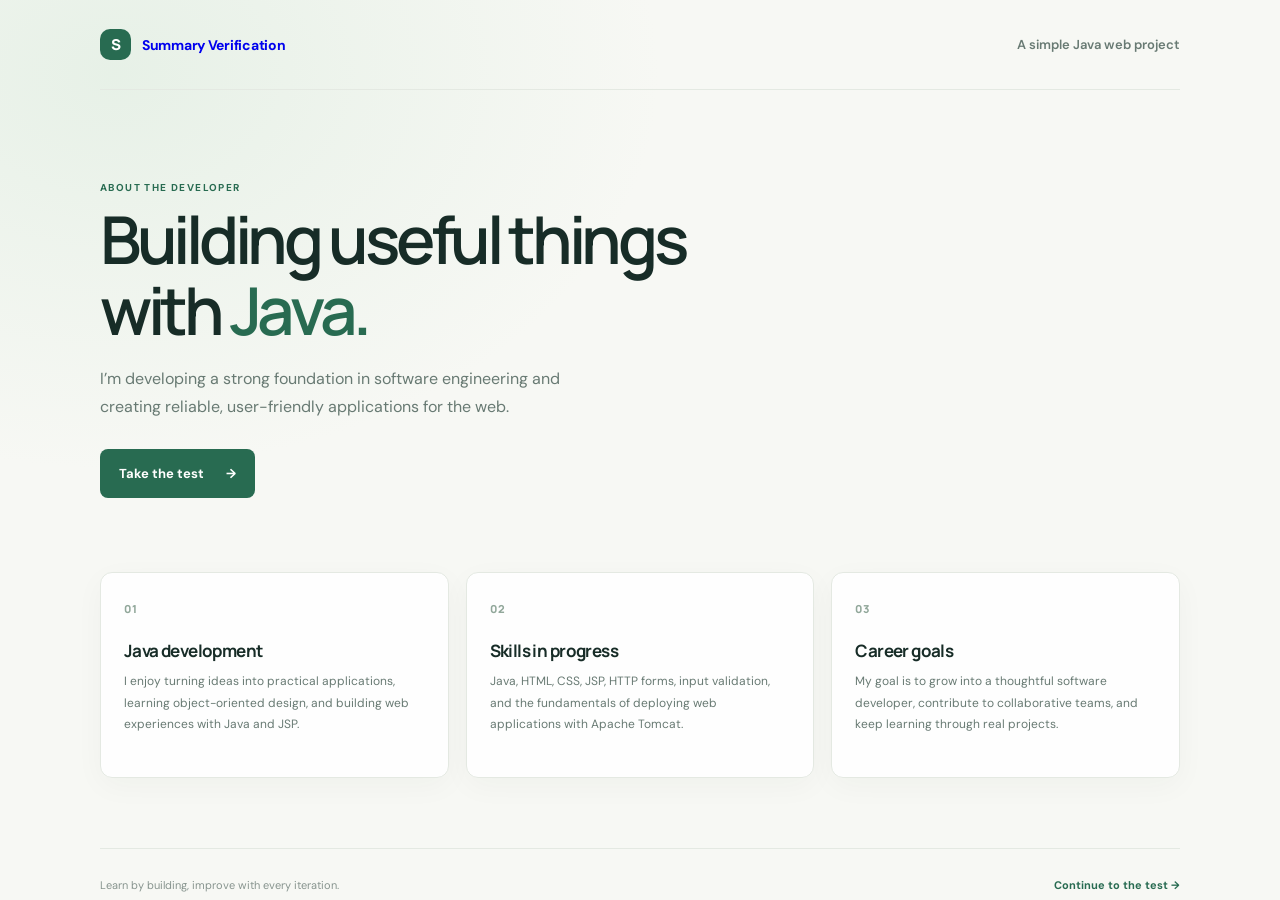
<file: src/main/webapp/index.html>
<!DOCTYPE html>
<html lang="en">
<head>
    <meta charset="UTF-8">
    <meta name="viewport" content="width=device-width, initial-scale=1">
    <meta http-equiv="refresh" content="0; url=About.html">
   
</head>
<body>
    <p><a href="About.html">Open Summary Verification</a></p>
</body>
</html>
</file>
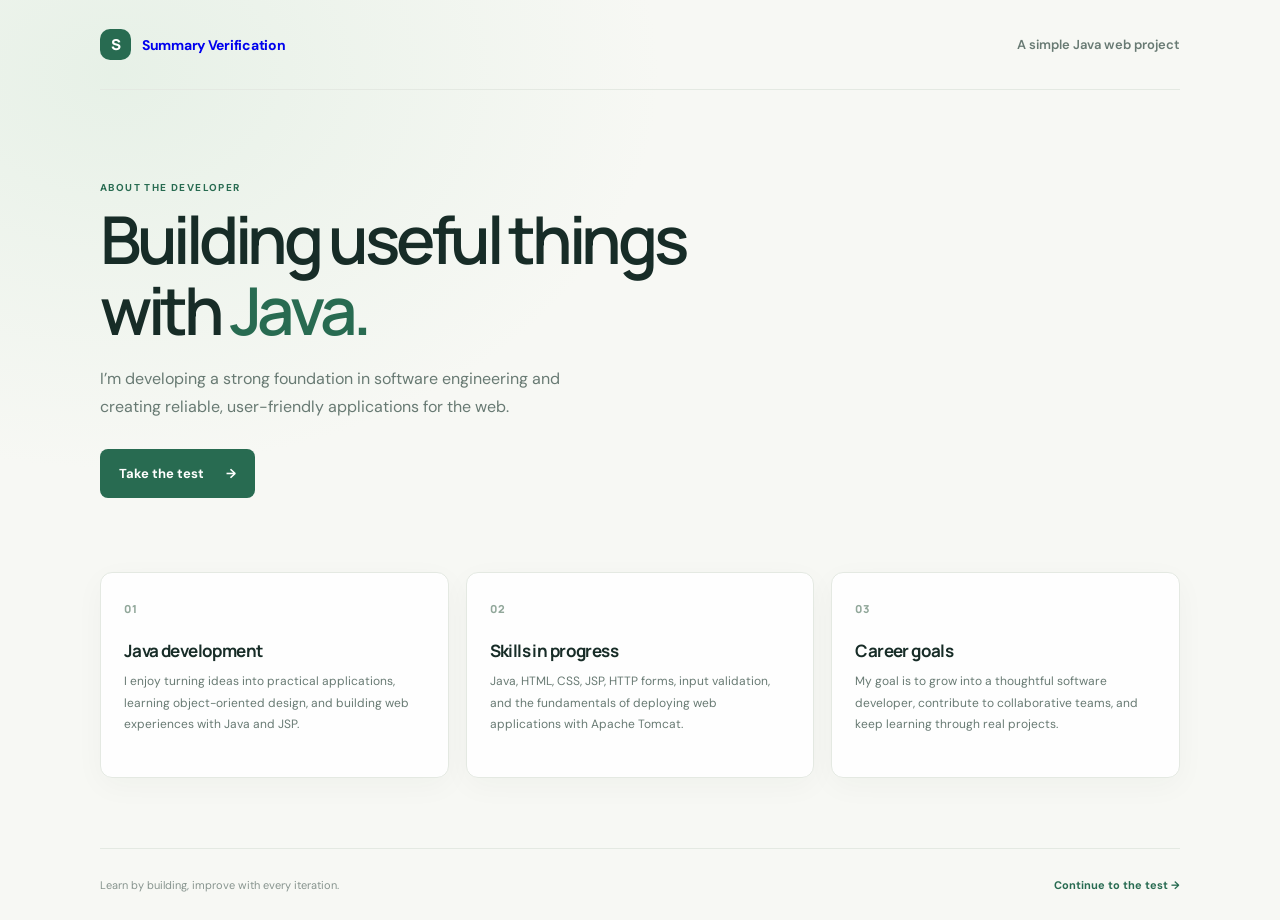
<file: src/main/webapp/About.html>
<!DOCTYPE html>
<html lang="en">
<head>
    <meta charset="UTF-8">
    <meta name="viewport" content="width=device-width, initial-scale=1">
    <meta name="description" content="Learn about a Java developer's skills and career goals, then verify a submitted summary.">
    <title>About | Summary Verification</title>
    <link rel="stylesheet" href="assets\styles.css">
</head>
<body>
    <main class="page-shell">
        <nav class="topbar" aria-label="Main navigation">
            <a class="brand" href="About.html"><span class="brand-mark">S</span> Summary Verification</a>
            <span class="topbar-note">A simple Java web project</span>
        </nav>

        <section class="hero">
            <p class="eyebrow">ABOUT THE DEVELOPER</p>
            <h1>Building useful things<br>with <span>Java.</span></h1>
            <p class="hero-copy">I’m developing a strong foundation in software engineering and creating reliable, user-friendly applications for the web.</p>
            <a class="button button-primary" href="Test.html">Take the test <span aria-hidden="true">→</span></a>
        </section>

        <section class="info-grid" aria-label="Developer profile">
            <article class="info-card">
                <span class="card-icon" aria-hidden="true">01</span>
                <h2>Java development</h2>
                <p>I enjoy turning ideas into practical applications, learning object-oriented design, and building web experiences with Java and JSP.</p>
            </article>
            <article class="info-card">
                <span class="card-icon" aria-hidden="true">02</span>
                <h2>Skills in progress</h2>
                <p>Java, HTML, CSS, JSP, HTTP forms, input validation, and the fundamentals of deploying web applications with Apache Tomcat.</p>
            </article>
            <article class="info-card">
                <span class="card-icon" aria-hidden="true">03</span>
                <h2>Career goals</h2>
                <p>My goal is to grow into a thoughtful software developer, contribute to collaborative teams, and keep learning through real projects.</p>
            </article>
        </section>

        <footer class="site-footer">
            <span>Learn by building, improve with every iteration.</span>
            <a href="Test.html">Continue to the test <span aria-hidden="true">→</span></a>
        </footer>
    </main>
</body>
</html>
</file>
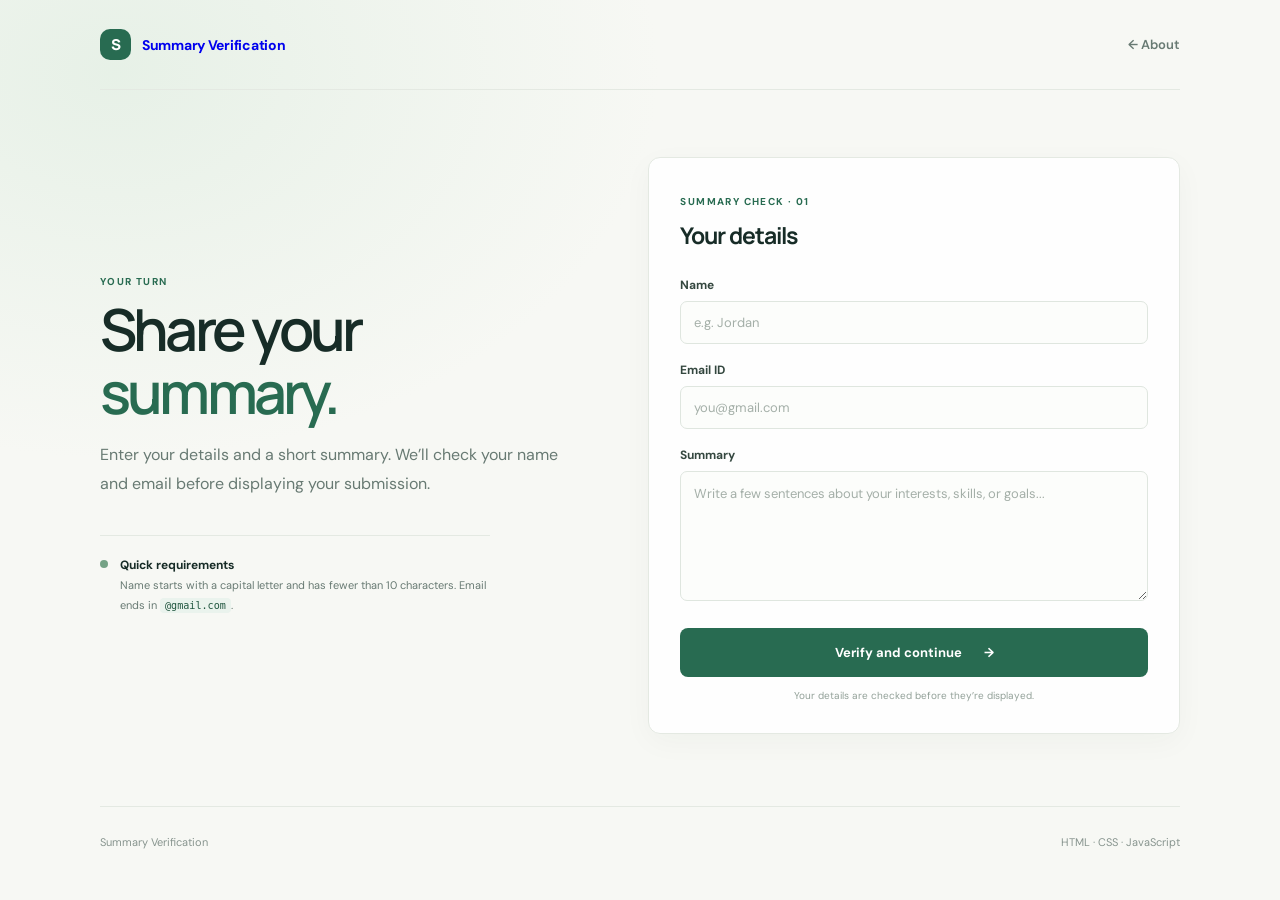
<file: src/main/webapp/Display.html>
<!DOCTYPE html>
<html lang="en">
<head>
    <meta charset="UTF-8">
    <meta name="viewport" content="width=device-width, initial-scale=1">
    <title>Verified Summary | Summary Verification</title>
    <link rel="stylesheet" href="assets\styles.css">
</head>
<body>
    <main class="page-shell">
        <nav class="topbar" aria-label="Main navigation">
            <a class="brand" href="About.html"><span class="brand-mark">S</span> Summary Verification</a>
            <span class="verified-badge"><span aria-hidden="true">✓</span> Verified</span>
        </nav>

        <section class="result-layout">
            <div class="result-heading">
                <p class="eyebrow">SUBMISSION COMPLETE</p>
                <h1>Thanks, <span id="verified-name"></span>.</h1>
                <p class="hero-copy">Your details passed verification. Here’s the summary you submitted.</p>
            </div>

            <article class="result-card">
                <div class="result-meta">
                    <div>
                        <span class="field-caption">NAME</span>
                        <p id="verified-name-card"></p>
                    </div>
                    <div>
                        <span class="field-caption">EMAIL ID</span>
                        <p id="verified-email"></p>
                    </div>
                </div>
                <div class="summary-block">
                    <span class="field-caption">YOUR SUMMARY</span>
                    <p class="submitted-summary" id="verified-summary"></p>
                </div>
            </article>

            <a class="text-link result-link" href="About.html">← Back to about</a>
        </section>
        <footer class="site-footer">
            <span>Summary Verification</span>
            <span>HTML · CSS · JavaScript</span>
        </footer>
    </main>
    <script>
        let submission;
        try {
            submission = sessionStorage.getItem("verifiedSubmission");
            sessionStorage.removeItem("verifiedSubmission");
        } catch (error) {
            window.location.replace("Test.html");
        }

        if (!submission) {
            window.location.replace("Test.html");
        } else {
            try {
                const details = JSON.parse(submission);
                if (!details.name || !details.email || !details.summary) {
                    throw new Error("Submission details are incomplete.");
                }

                document.getElementById("verified-name").textContent = details.name;
                document.getElementById("verified-name-card").textContent = details.name;
                document.getElementById("verified-email").textContent = details.email;
                document.getElementById("verified-summary").textContent = details.summary;
            } catch (error) {
                window.location.replace("Test.html");
            }
        }
    </script>
</body>
</html>
</file>
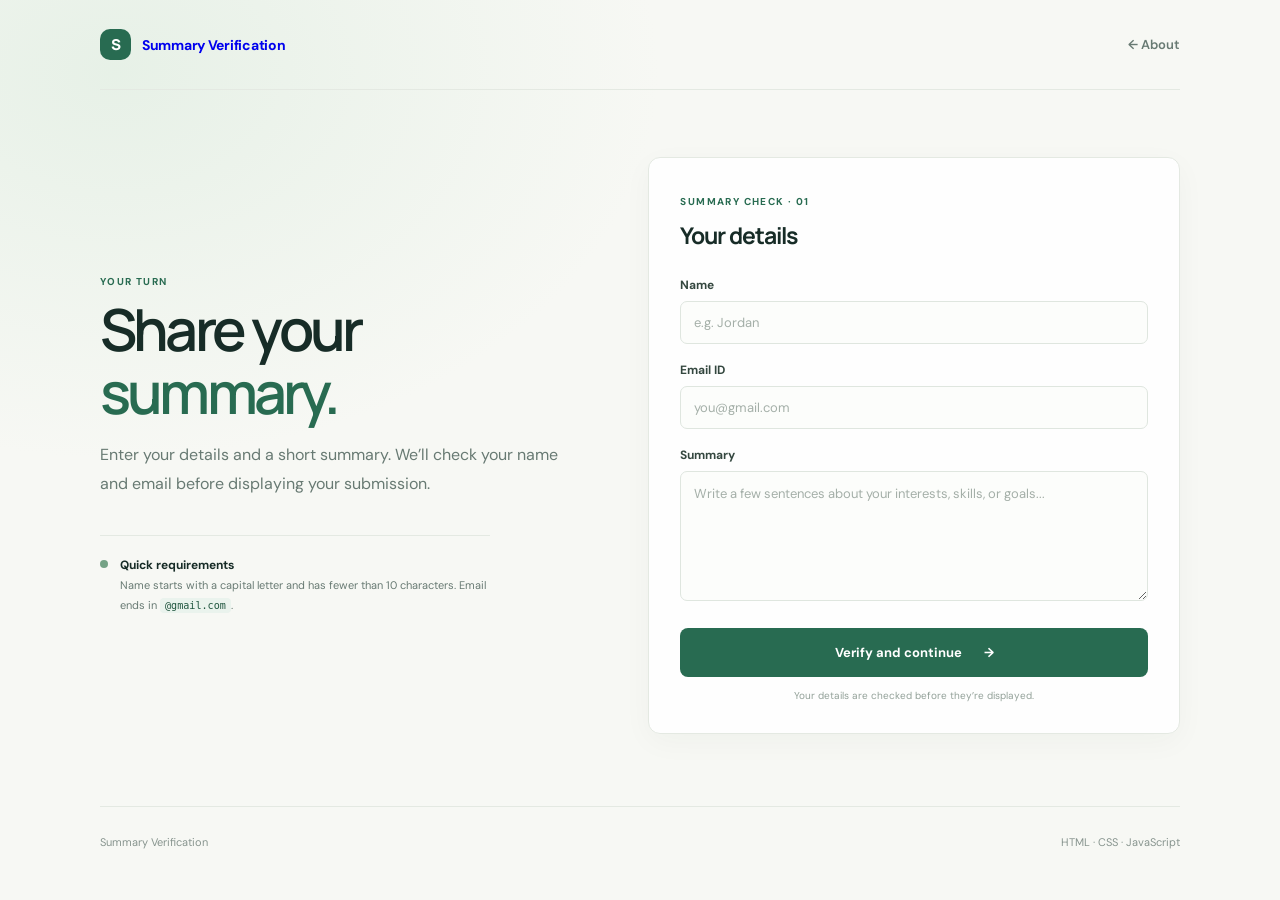
<file: src/main/webapp/Test.html>
<!DOCTYPE html>
<html lang="en">
<head>
    <meta charset="UTF-8">
    <meta name="viewport" content="width=device-width, initial-scale=1">
    <meta name="description" content="Submit your details and a summary for verification.">
    <title>Take the Test | Summary Verification</title>
    <link rel="stylesheet" href="assets\styles.css">
</head>
<body>
    <main class="page-shell">
        <nav class="topbar" aria-label="Main navigation">
            <a class="brand" href="About.html"><span class="brand-mark">S</span> Summary Verification</a>
            <a class="text-link" href="About.html">← About</a>
        </nav>

        <section class="form-layout">
            <div class="form-intro">
                <p class="eyebrow">YOUR TURN</p>
                <h1>Share your<br><span>summary.</span></h1>
                <p class="hero-copy">Enter your details and a short summary. We’ll check your name and email before displaying your submission.</p>
                <div class="rule-note">
                    <span class="rule-dot" aria-hidden="true"></span>
                    <p><strong>Quick requirements</strong><br>Name starts with a capital letter and has fewer than 10 characters. Email ends in <code>@gmail.com</code>.</p>
                </div>
            </div>

            <form class="form-card" action="Display.html" method="get">
                <div class="form-heading">
                    <span class="step-label">SUMMARY CHECK · 01</span>
                    <h2>Your details</h2>
                </div>

                <label for="name">Name</label>
                <input id="name" name="name" type="text" autocomplete="name" maxlength="9" pattern="[A-Z].{0,8}" title="Start with a capital letter and enter fewer than 10 characters." placeholder="e.g. Jordan" required>

                <label for="email">Email ID</label>
                <input id="email" name="email" type="email" autocomplete="email" pattern=".+@gmail\.com" title="Use an email address ending in @gmail.com." placeholder="you@gmail.com" required>

                <label for="summary">Summary</label>
                <textarea id="summary" name="summary" rows="5" placeholder="Write a few sentences about your interests, skills, or goals..." required></textarea>

                <button class="button button-primary button-full" type="submit">Verify and continue <span aria-hidden="true">→</span></button>
                <p class="form-footnote">Your details are checked before they’re displayed.</p>
                <p class="form-footnote" id="submission-error" role="alert" hidden></p>
            </form>
        </section>

        <footer class="site-footer">
            <span>Summary Verification</span>
            <span>HTML · CSS · JavaScript</span>
        </footer>
    </main>
    <script>
        const form = document.querySelector(".form-card");
        const summaryField = document.getElementById("summary");
        const errorMessage = document.getElementById("submission-error");

        function validateSummary() {
            summaryField.setCustomValidity(
                summaryField.value.trim() ? "" : "Please enter a summary with at least one non-space character."
            );
        }

        summaryField.addEventListener("input", validateSummary);
        validateSummary();

        form.addEventListener("submit", function (event) {
            event.preventDefault();
            errorMessage.hidden = true;

            try {
                sessionStorage.setItem("verifiedSubmission", JSON.stringify({
                    name: document.getElementById("name").value,
                    email: document.getElementById("email").value,
                    summary: summaryField.value
                }));
                window.location.assign("Display.html");
            } catch (error) {
                errorMessage.textContent = "This browser could not save your submission for the next page. Check your browser's storage settings and try again.";
                errorMessage.hidden = false;
            }
        });
    </script>
</body>
</html>
</file>
